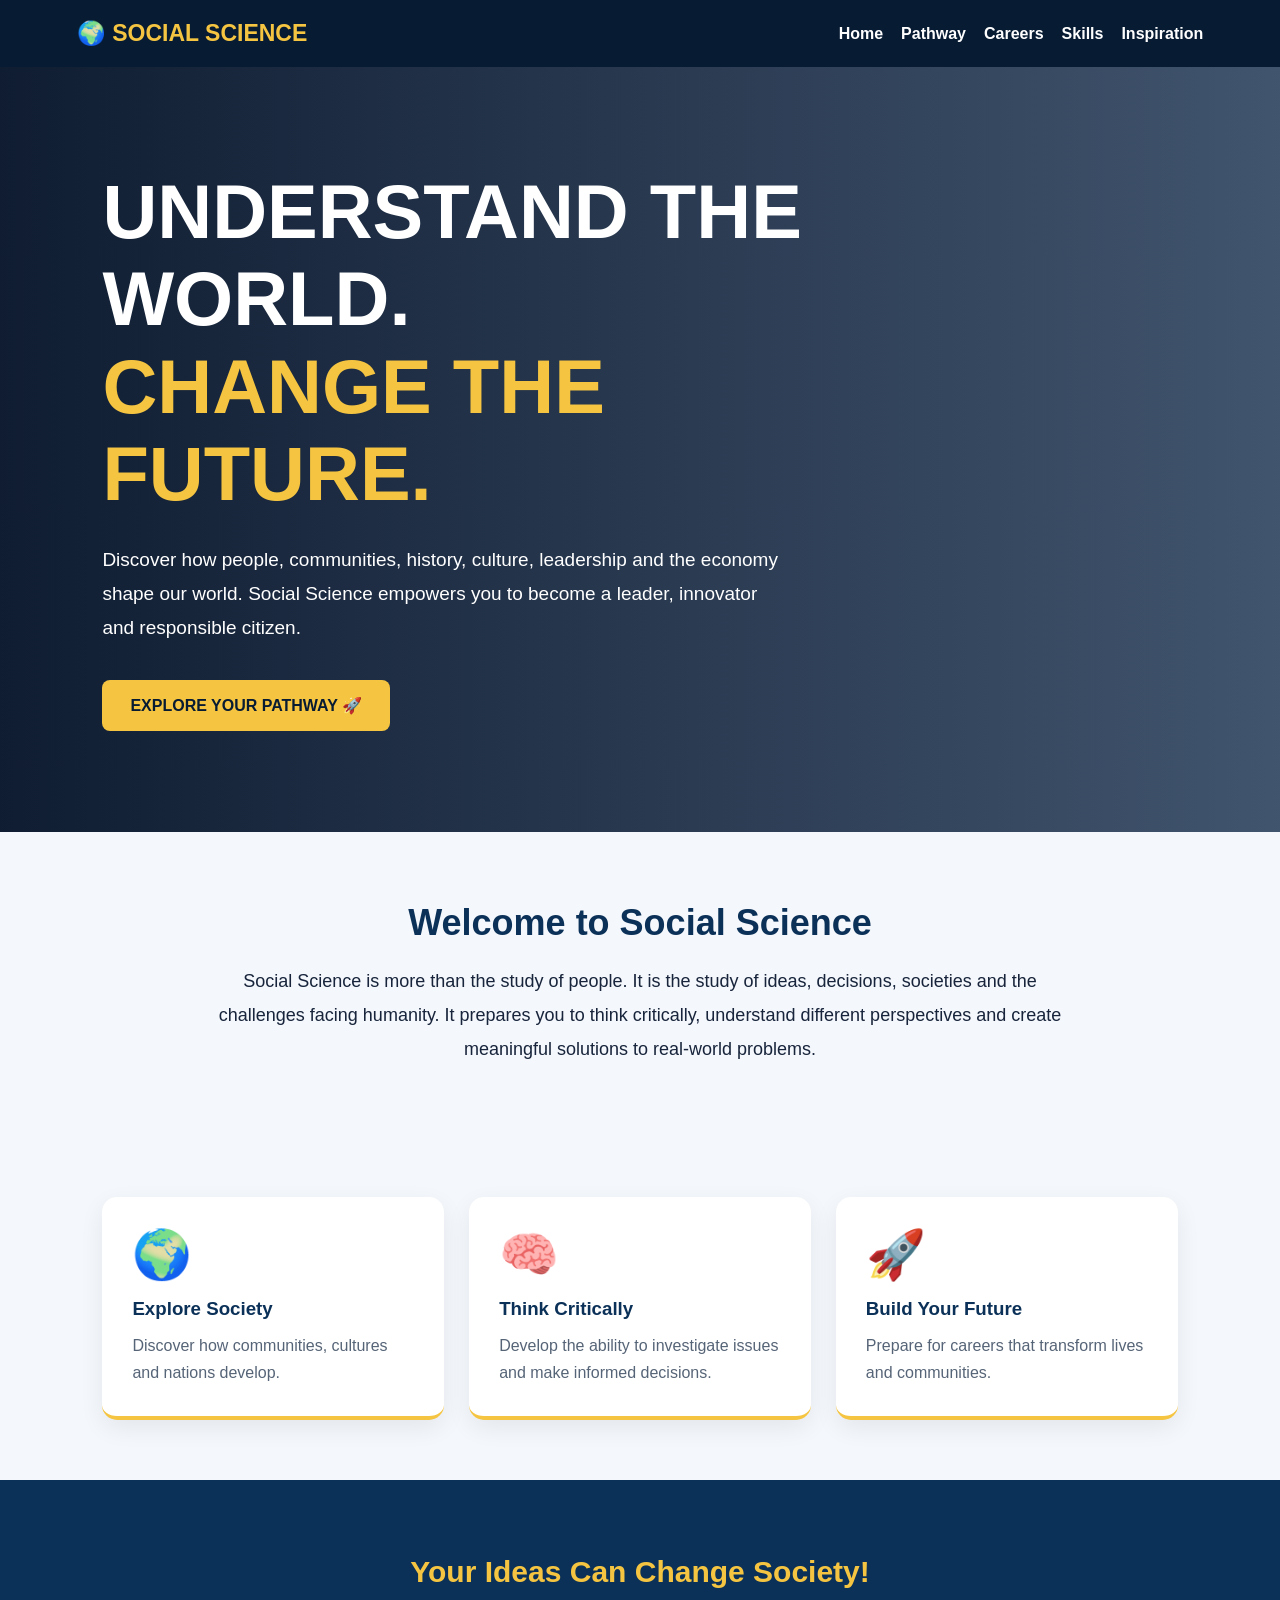
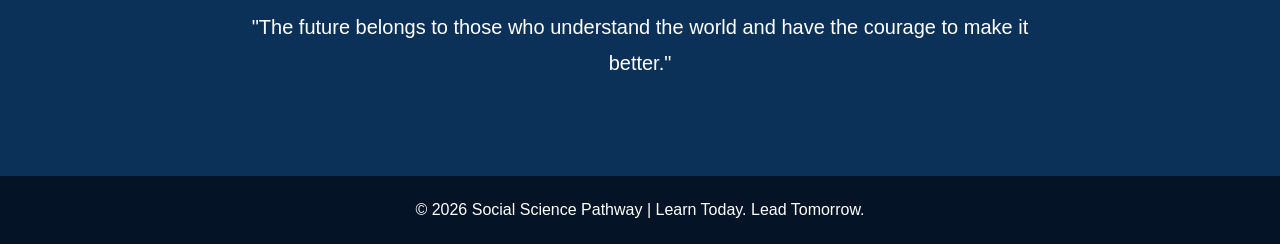
<file: index.html>
<!DOCTYPE html>
<html lang="en">
<head>
    <meta charset="UTF-8">
    <meta name="viewport" content="width=device-width, initial-scale=1.0">
    <title>Social Science | Shape the Future</title>
    <link rel="stylesheet" href="style.css">
</head>
<body>

<header>
    <div class="logo">🌍 SOCIAL SCIENCE</div>

    <nav>
        <a href="index.html">Home</a>
        <a href="pathway.html">Pathway</a>
        <a href="careers.html">Careers</a>
        <a href="skills.html">Skills</a>
        <a href="inspiration.html">Inspiration</a>
    </nav>
</header>

<section class="hero">
    <div class="hero-content">
        <h1>UNDERSTAND THE WORLD.<br>
        <span>CHANGE THE FUTURE.</span></h1>

        <p>
            Discover how people, communities, history, culture, leadership
            and the economy shape our world. Social Science empowers you
            to become a leader, innovator and responsible citizen.
        </p>

        <a href="pathway.html" class="btn">EXPLORE YOUR PATHWAY 🚀</a>
    </div>
</section>

<section class="welcome">
    <h2>Welcome to Social Science</h2>
    <p>
        Social Science is more than the study of people. It is the study of
        ideas, decisions, societies and the challenges facing humanity.
        It prepares you to think critically, understand different perspectives
        and create meaningful solutions to real-world problems.
    </p>
</section>

<section class="features">
    <div class="feature-card">
        <div class="icon">🌍</div>
        <h3>Explore Society</h3>
        <p>Discover how communities, cultures and nations develop.</p>
    </div>

    <div class="feature-card">
        <div class="icon">🧠</div>
        <h3>Think Critically</h3>
        <p>Develop the ability to investigate issues and make informed decisions.</p>
    </div>

    <div class="feature-card">
        <div class="icon">🚀</div>
        <h3>Build Your Future</h3>
        <p>Prepare for careers that transform lives and communities.</p>
    </div>
</section>

<section class="quote-section">
    <h2>Your Ideas Can Change Society!</h2>
    <p>
        "The future belongs to those who understand the world
        and have the courage to make it better."
    </p>
</section>

<footer>
      <p>© 2026 Social Science Pathway | Learn Today. Lead Tomorrow.</p>
</footer>

<script src="script.js"></script>
</body>
</html>
</file>
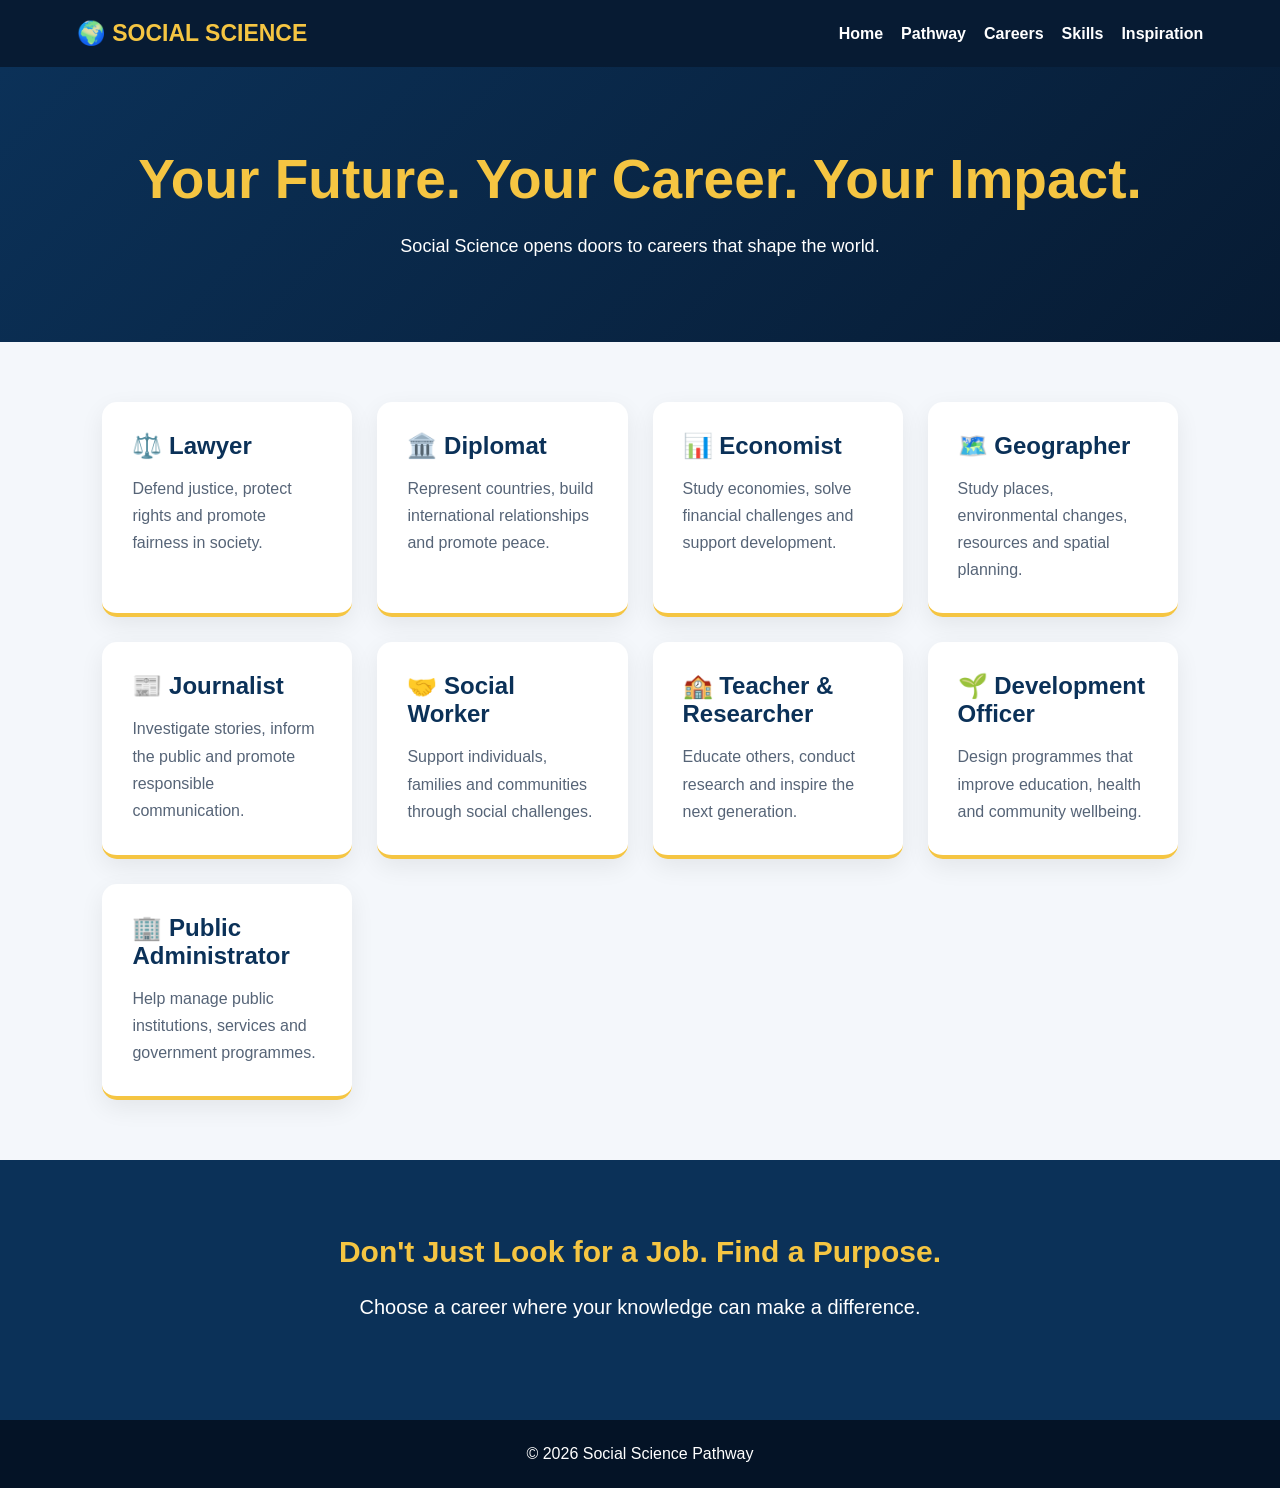
<file: careers.html>
<!DOCTYPE html>
<html lang="en">
<head>
    <meta charset="UTF-8">
    <meta name="viewport" content="width=device-width, initial-scale=1.0">
    <title>Social Science Careers</title>
    <link rel="stylesheet" href="style.css">
</head>
<body>

<header>
    <div class="logo">🌍 SOCIAL SCIENCE</div>
    <nav>
        <a href="index.html">Home</a>
        <a href="pathway.html">Pathway</a>
        <a href="careers.html">Careers</a>
        <a href="skills.html">Skills</a>
        <a href="inspiration.html">Inspiration</a>
    </nav>
</header>

<section class="page-banner">
    <h1>Your Future. Your Career. Your Impact.</h1>
    <p>Social Science opens doors to careers that shape the world.</p>
</section>

<section class="subjects">

    <div class="career-card">
        <h2>⚖️ Lawyer</h2>
        <p>Defend justice, protect rights and promote fairness in society.</p>
    </div>

    <div class="career-card">
        <h2>🏛️ Diplomat</h2>
        <p>Represent countries, build international relationships
        and promote peace.</p>
    </div>

    <div class="career-card">
        <h2>📊 Economist</h2>
        <p>Study economies, solve financial challenges and support development.</p>
    </div>

    <div class="career-card">
        <h2>🗺️ Geographer</h2>
        <p>Study places, environmental changes, resources and spatial planning.</p>
    </div>

    <div class="career-card">
        <h2>📰 Journalist</h2>
        <p>Investigate stories, inform the public and promote responsible communication.</p>
    </div>

    <div class="career-card">
        <h2>🤝 Social Worker</h2>
        <p>Support individuals, families and communities through social challenges.</p>
    </div>

    <div class="career-card">
        <h2>🏫 Teacher & Researcher</h2>
        <p>Educate others, conduct research and inspire the next generation.</p>
    </div>

    <div class="career-card">
        <h2>🌱 Development Officer</h2>
        <p>Design programmes that improve education, health and community wellbeing.</p>
    </div>

    <div class="career-card">
        <h2>🏢 Public Administrator</h2>
        <p>Help manage public institutions, services and government programmes.</p>
    </div>

</section>

<section class="quote-section">
    <h2>Don't Just Look for a Job. Find a Purpose.</h2>
    <p>Choose a career where your knowledge can make a difference.</p>
</section>

<footer>
      <p>© 2026 Social Science Pathway</p>
</footer>

<script src="script.js"></script>
</body>
</html>
</file>
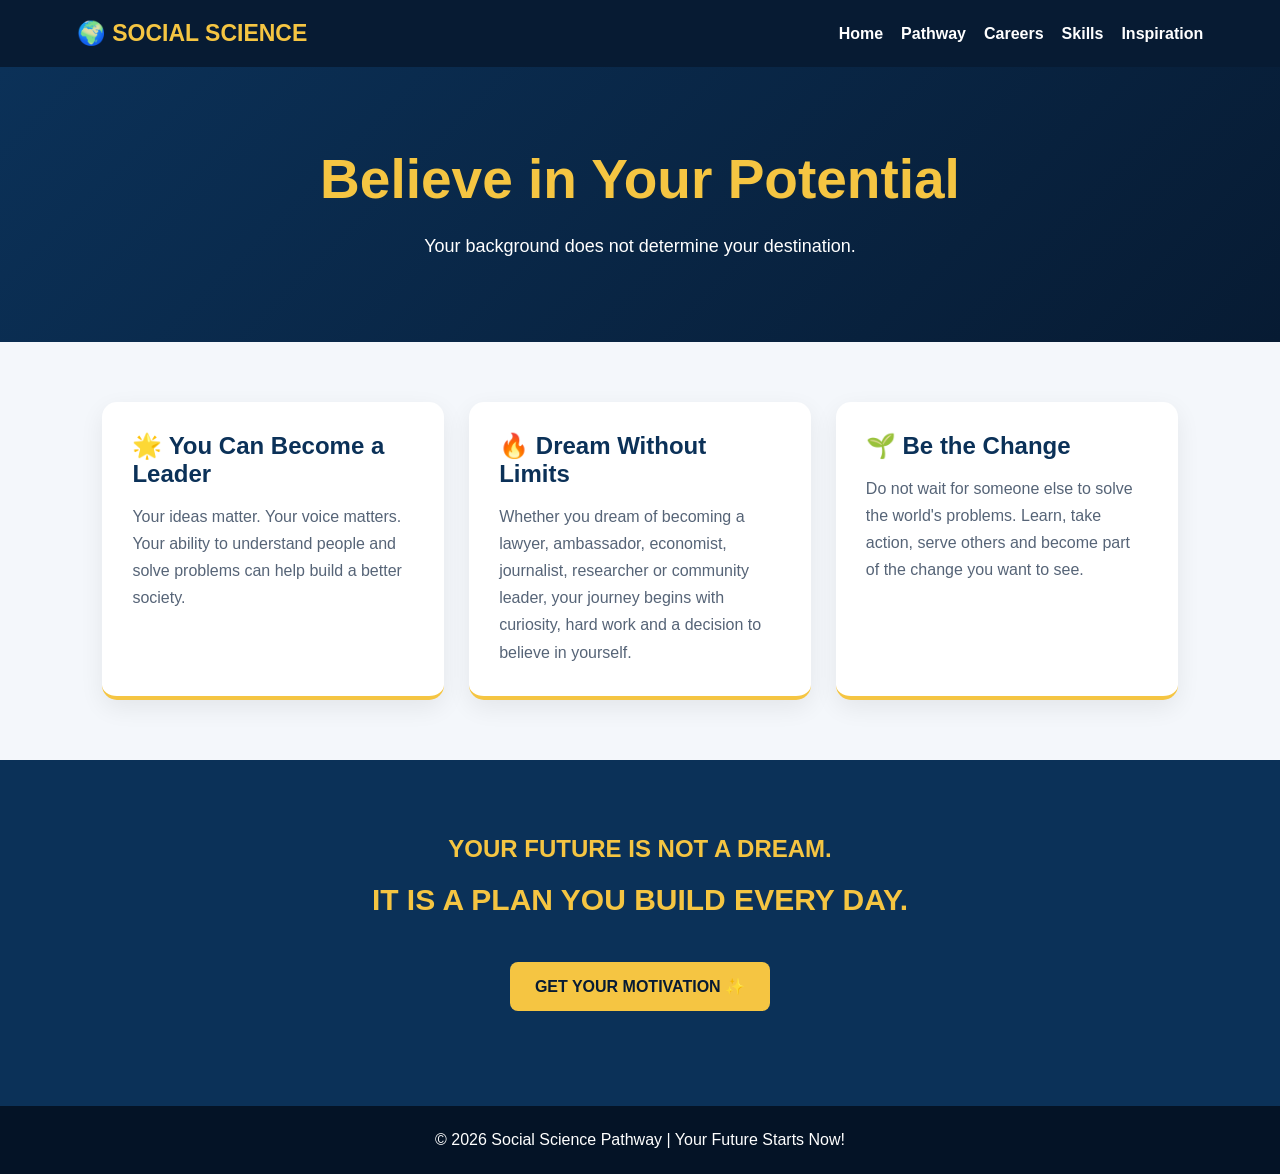
<file: inspiration.html>
<!DOCTYPE html>
<html lang="en">
<head>
    <meta charset="UTF-8">
    <meta name="viewport" content="width=device-width, initial-scale=1.0">
    <title>Student Inspiration</title>
    <link rel="stylesheet" href="style.css">
</head>
<body>

<header>
    <div class="logo">🌍 SOCIAL SCIENCE</div>
    <nav>
        <a href="index.html">Home</a>
        <a href="pathway.html">Pathway</a>
        <a href="careers.html">Careers</a>
        <a href="skills.html">Skills</a>
        <a href="inspiration.html">Inspiration</a>
    </nav>
</header>

<section class="page-banner">
    <h1>Believe in Your Potential</h1>
    <p>Your background does not determine your destination.</p>
</section>

<section class="inspiration">
    <div class="inspire-box">
        <h2>🌟 You Can Become a Leader</h2>
        <p>
            Your ideas matter. Your voice matters. Your ability to understand
            people and solve problems can help build a better society.
        </p>
    </div>

    <div class="inspire-box">
        <h2>🔥 Dream Without Limits</h2>
        <p>
            Whether you dream of becoming a lawyer, ambassador, economist,
            journalist, researcher or community leader, your journey begins
            with curiosity, hard work and a decision to believe in yourself.
        </p>
    </div>

    <div class="inspire-box">
        <h2>🌱 Be the Change</h2>
        <p>
            Do not wait for someone else to solve the world's problems.
            Learn, take action, serve others and become part of the change
            you want to see.
        </p>
    </div>
</section>

<section class="quote-section">
    <h1>YOUR FUTURE IS NOT A DREAM.</h1>
    <h2>IT IS A PLAN YOU BUILD EVERY DAY.</h2>

    <button onclick="showMotivation()">GET YOUR MOTIVATION ✨</button>

    <p id="motivation"></p>
</section>

<footer>
       <p>© 2026 Social Science Pathway | Your Future Starts Now!</p>
</footer>

<script src="script.js"></script>
</body>
</html>
</file>
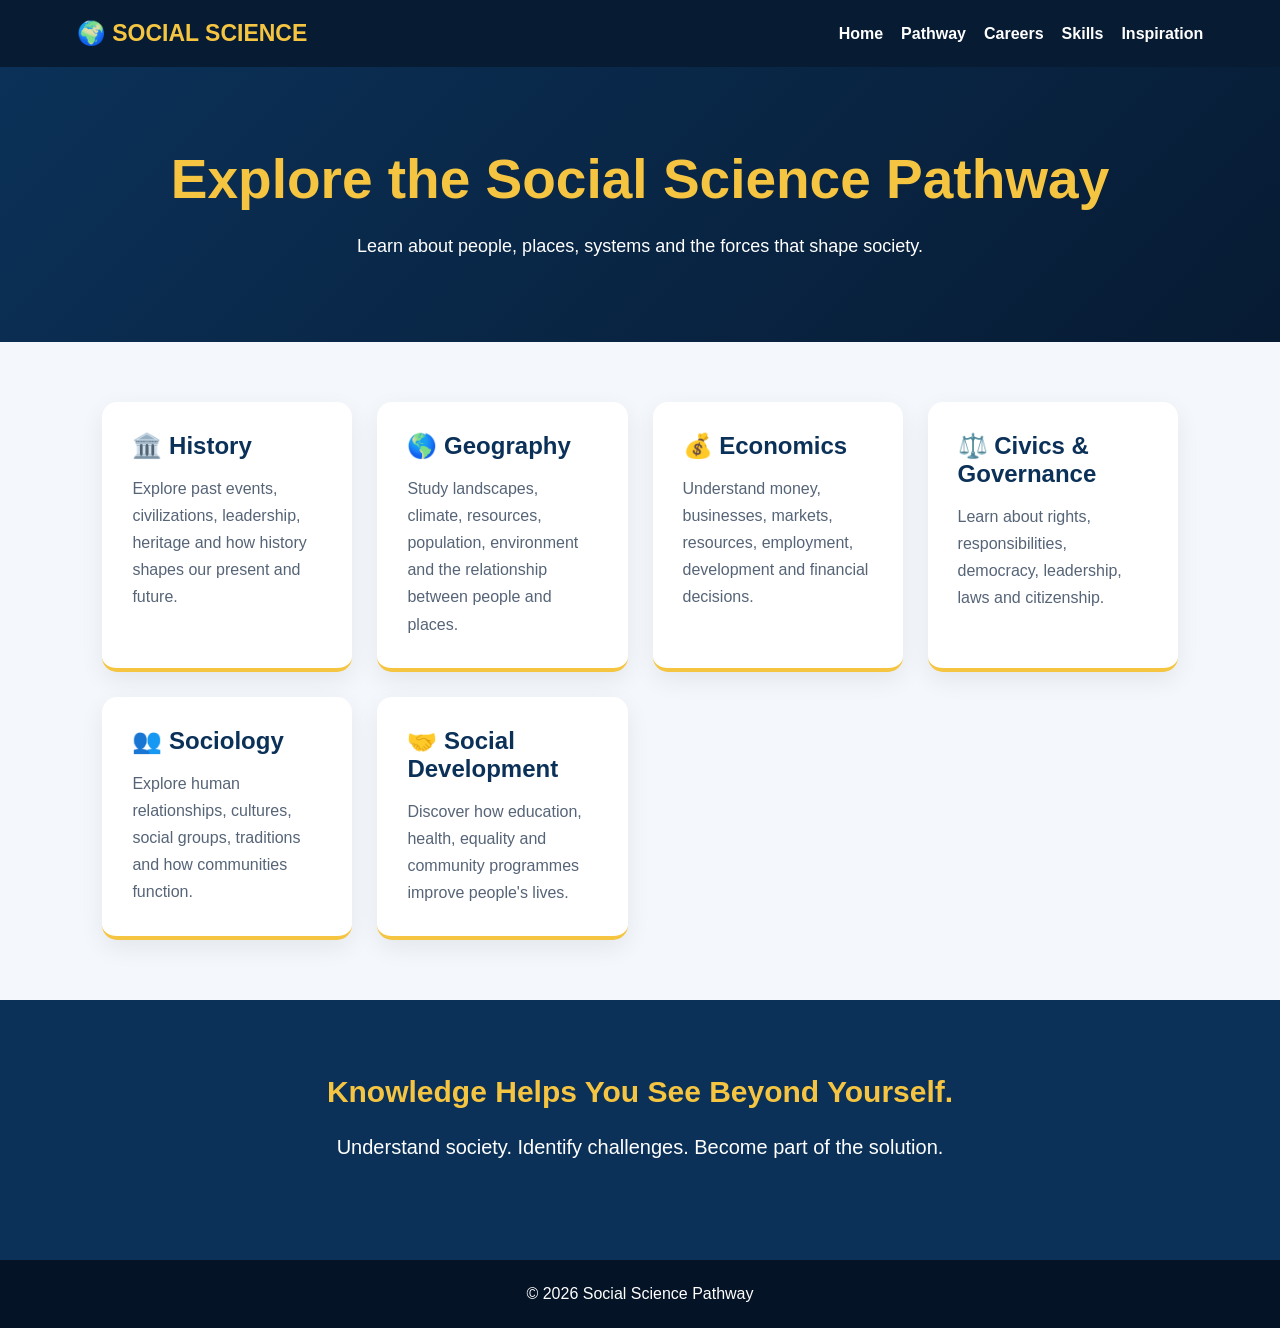
<file: pathway.html>
<!DOCTYPE html>
<html lang="en">
<head>
    <meta charset="UTF-8">
    <meta name="viewport" content="width=device-width, initial-scale=1.0">
    <title>Explore Social Science</title>
    <link rel="stylesheet" href="style.css">
</head>
<body>

<header>
    <div class="logo">🌍 SOCIAL SCIENCE</div>
    <nav>
        <a href="index.html">Home</a>
        <a href="pathway.html">Pathway</a>
        <a href="careers.html">Careers</a>
        <a href="skills.html">Skills</a>
        <a href="inspiration.html">Inspiration</a>
    </nav>
</header>

<section class="page-banner">
    <h1>Explore the Social Science Pathway</h1>
    <p>Learn about people, places, systems and the forces that shape society.</p>
</section>

<section class="subjects">

    <div class="subject-card">
        <h2>🏛️ History</h2>
        <p>Explore past events, civilizations, leadership, heritage
        and how history shapes our present and future.</p>
    </div>

    <div class="subject-card">
        <h2>🌎 Geography</h2>
        <p>Study landscapes, climate, resources, population,
        environment and the relationship between people and places.</p>
    </div>

    <div class="subject-card">
        <h2>💰 Economics</h2>
        <p>Understand money, businesses, markets, resources,
        employment, development and financial decisions.</p>
    </div>

    <div class="subject-card">
        <h2>⚖️ Civics & Governance</h2>
        <p>Learn about rights, responsibilities, democracy,
        leadership, laws and citizenship.</p>
    </div>

    <div class="subject-card">
        <h2>👥 Sociology</h2>
        <p>Explore human relationships, cultures, social groups,
        traditions and how communities function.</p>
    </div>

    <div class="subject-card">
        <h2>🤝 Social Development</h2>
        <p>Discover how education, health, equality and community
        programmes improve people's lives.</p>
    </div>

</section>

<section class="quote-section">
    <h2>Knowledge Helps You See Beyond Yourself.</h2>
    <p>Understand society. Identify challenges. Become part of the solution.</p>
</section>

<footer>
      <p>© 2026 Social Science Pathway</p>
</footer>

<script src="script.js"></script>
</body>
</html>
</file>
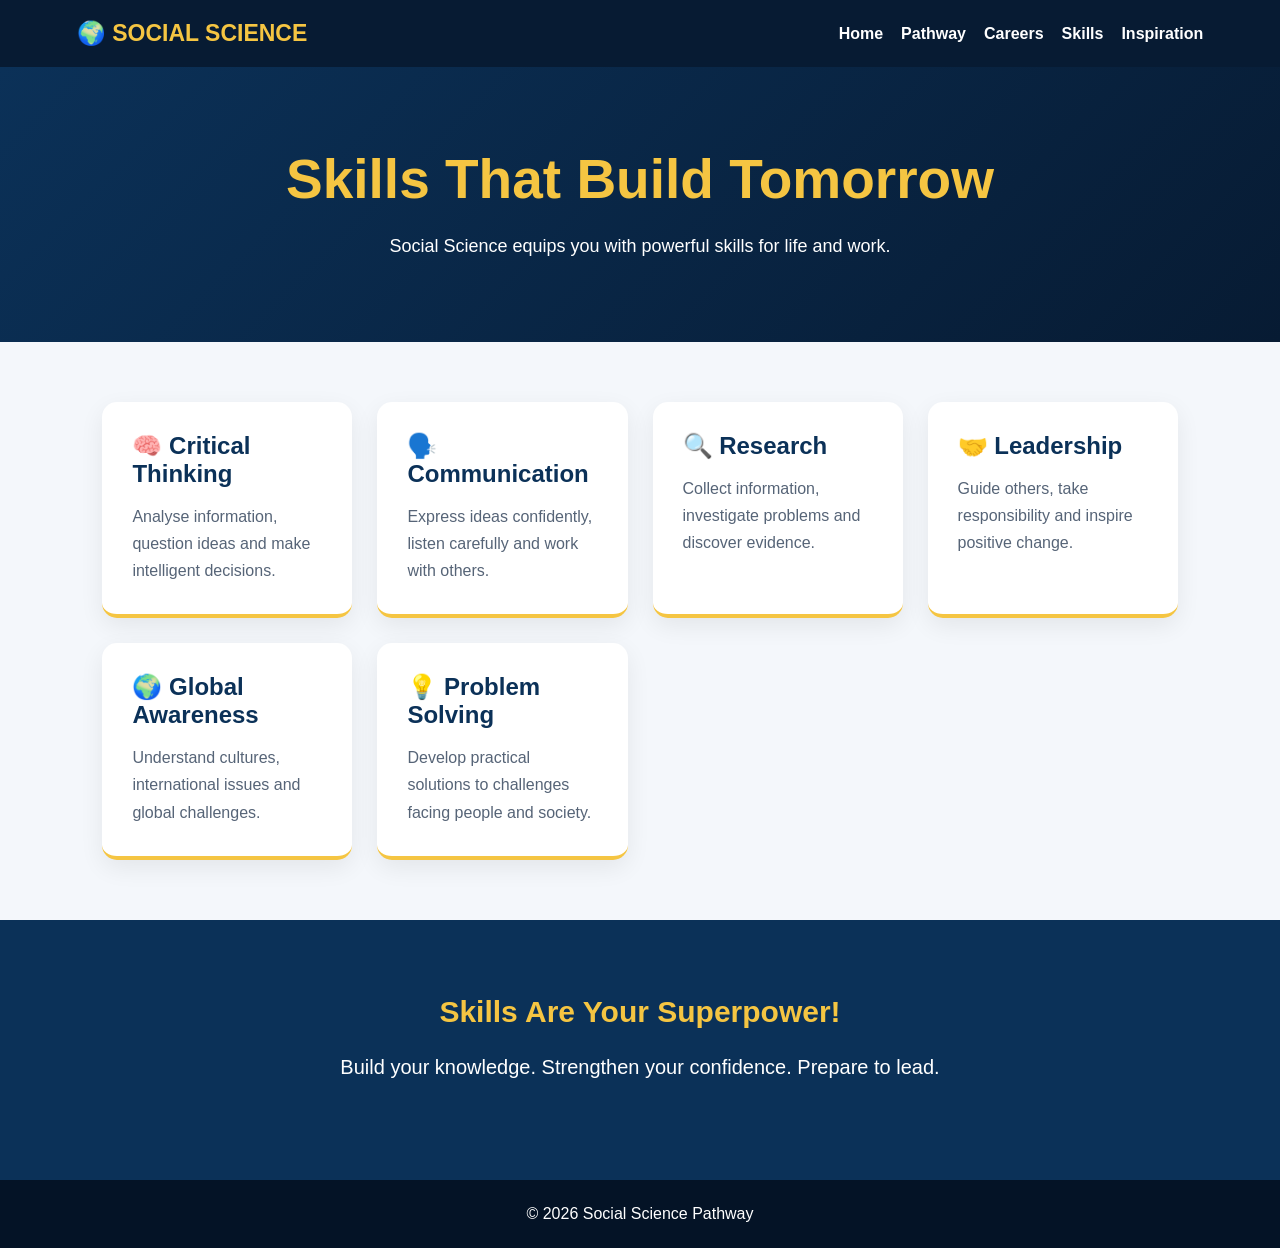
<file: skills.html>
<!DOCTYPE html>
<html lang="en">
<head>
    <meta charset="UTF-8">
    <meta name="viewport" content="width=device-width, initial-scale=1.0">
    <title>Skills in Social Science</title>
    <link rel="stylesheet" href="style.css">
</head>
<body>

<header>
    <div class="logo">🌍 SOCIAL SCIENCE</div>
    <nav>
        <a href="index.html">Home</a>
        <a href="pathway.html">Pathway</a>
        <a href="careers.html">Careers</a>
        <a href="skills.html">Skills</a>
        <a href="inspiration.html">Inspiration</a>
    </nav>
</header>

<section class="page-banner">
    <h1>Skills That Build Tomorrow</h1>
    <p>Social Science equips you with powerful skills for life and work.</p>
</section>

<section class="subjects">

    <div class="subject-card">
        <h2>🧠 Critical Thinking</h2>
        <p>Analyse information, question ideas and make intelligent decisions.</p>
    </div>

    <div class="subject-card">
        <h2>🗣️ Communication</h2>
        <p>Express ideas confidently, listen carefully and work with others.</p>
    </div>

    <div class="subject-card">
        <h2>🔍 Research</h2>
        <p>Collect information, investigate problems and discover evidence.</p>
    </div>

    <div class="subject-card">
        <h2>🤝 Leadership</h2>
        <p>Guide others, take responsibility and inspire positive change.</p>
    </div>

    <div class="subject-card">
        <h2>🌍 Global Awareness</h2>
        <p>Understand cultures, international issues and global challenges.</p>
    </div>

    <div class="subject-card">
        <h2>💡 Problem Solving</h2>
        <p>Develop practical solutions to challenges facing people and society.</p>
    </div>

</section>

<section class="quote-section">
    <h2>Skills Are Your Superpower!</h2>
    <p>Build your knowledge. Strengthen your confidence. Prepare to lead.</p>
</section>

<footer>
      <p>© 2026 Social Science Pathway</p>
</footer>

<script src="script.js"></script>
</body>
</html>
</file>
<file: style.css>
/* ==========================
   SOCIAL SCIENCE WEBSITE
========================== */

* {
    margin: 0;
    padding: 0;
    box-sizing: border-box;
    font-family: 'Segoe UI', Arial, sans-serif;
}

html {
    scroll-behavior: smooth;
}

body {
    background: #f4f7fb;
    color: #17243b;
}

/* HEADER */

header {
    background: #071b33;
    color: white;
    padding: 20px 6%;
    display: flex;
    justify-content: space-between;
    align-items: center;
    flex-wrap: wrap;
    gap: 20px;
}

.logo {
    font-size: 23px;
    font-weight: bold;
    color: #f5c542;
}

nav {
    display: flex;
    flex-wrap: wrap;
    gap: 18px;
}

nav a {
    color: white;
    text-decoration: none;
    font-weight: 600;
    transition: 0.3s;
}

nav a:hover {
    color: #f5c542;
}

/* HERO SECTION */

.hero {
    min-height: 85vh;
    display: flex;
    align-items: center;
    padding: 70px 8%;
    color: white;

    background:
        linear-gradient(90deg,
        rgba(3, 17, 39, 0.95),
        rgba(5, 30, 62, 0.75)),
        url("https://images.unsplash.com/photo-1529107386315-e1a2ed48a620?auto=format&fit=crop&w=1600&q=85");

    background-size: cover;
    background-position: center;
}

.hero-content {
    max-width: 800px;
}

.hero h1 {
    font-size: clamp(38px, 6vw, 76px);
    line-height: 1.15;
    margin-bottom: 25px;
}

.hero h1 span {
    color: #f5c542;
}

.hero p {
    font-size: 19px;
    line-height: 1.8;
    margin-bottom: 35px;
    max-width: 680px;
}

.btn {
    display: inline-block;
    background: #f5c542;
    color: #071b33;
    padding: 16px 28px;
    border-radius: 8px;
    text-decoration: none;
    font-weight: bold;
    transition: 0.3s;
}

.btn:hover {
    background: white;
    transform: translateY(-4px);
}

/* WELCOME */

.welcome {
    padding: 70px 8%;
    text-align: center;
}

.welcome h2 {
    font-size: 36px;
    color: #0b3158;
    margin-bottom: 20px;
}

.welcome p {
    max-width: 850px;
    margin: auto;
    line-height: 1.9;
    font-size: 18px;
}

/* CARDS */

.features,
.subjects,
.inspiration {
    padding: 60px 8%;
    display: grid;
    grid-template-columns: repeat(auto-fit, minmax(250px, 1fr));
    gap: 25px;
}

.feature-card,
.subject-card,
.career-card,
.inspire-box {
    background: white;
    padding: 30px;
    border-radius: 15px;
    box-shadow: 0 8px 25px rgba(0, 0, 0, 0.07);
    transition: 0.35s;
    border-bottom: 4px solid #f5c542;
}

.feature-card:hover,
.subject-card:hover,
.career-card:hover,
.inspire-box:hover {
    transform: translateY(-8px);
    box-shadow: 0 15px 30px rgba(7, 27, 51, 0.15);
}

.icon {
    font-size: 48px;
    margin-bottom: 15px;
}

.feature-card h3 {
    margin-bottom: 12px;
    color: #0b3158;
}

.subject-card h2,
.career-card h2,
.inspire-box h2 {
    margin-bottom: 15px;
    color: #0b3158;
}

.feature-card p,
.subject-card p,
.career-card p,
.inspire-box p {
    line-height: 1.7;
    color: #566477;
}

/* PAGE BANNER */

.page-banner {
    background: linear-gradient(135deg, #0b3158, #071b33);
    color: white;
    padding: 80px 8%;
    text-align: center;
}

.page-banner h1 {
    font-size: clamp(32px, 5vw, 55px);
    margin-bottom: 20px;
    color: #f5c542;
}

.page-banner p {
    font-size: 18px;
    line-height: 1.7;
}

/* MOTIVATIONAL SECTION */

.quote-section {
    background: #0b3158;
    color: white;
    padding: 75px 8%;
    text-align: center;
}

.quote-section h1,
.quote-section h2 {
    color: #f5c542;
    margin-bottom: 20px;
}

.quote-section h2 {
    font-size: 30px;
}

.quote-section p {
    font-size: 20px;
    max-width: 800px;
    margin: 20px auto;
    line-height: 1.8;
}

.quote-section button {
    background: #f5c542;
    color: #071b33;
    border: none;
    padding: 15px 25px;
    margin-top: 25px;
    border-radius: 8px;
    cursor: pointer;
    font-weight: bold;
    font-size: 16px;
    transition: 0.3s;
}

.quote-section button:hover {
    background: white;
    transform: scale(1.05);
}

#motivation {
    color: #f5c542;
    font-weight: bold;
    font-size: 23px;
}

/* FOOTER */

footer {
    background: #041326;
    color: white;
    padding: 25px;
    text-align: center;
}

/* RESPONSIVE DESIGN */

@media (max-width: 768px) {

    header {
        flex-direction: column;
        text-align: center;
    }

    nav {
        justify-content: center;
    }

    .hero {
        min-height: 70vh;
        text-align: center;
        justify-content: center;
    }

    .hero p {
        font-size: 16px;
    }

    .features,
    .subjects,
    .inspiration {
        padding: 35px 5%;
    }

    .welcome h2 {
        font-size: 28px;
    }
}

@media (max-width: 480px) {

    nav {
        gap: 12px;
    }

    nav a {
        font-size: 13px;
    }

    .hero h1 {
        font-size: 36px;
    }

    .page-banner {
        padding: 55px 5%;
    }
}
</file>
